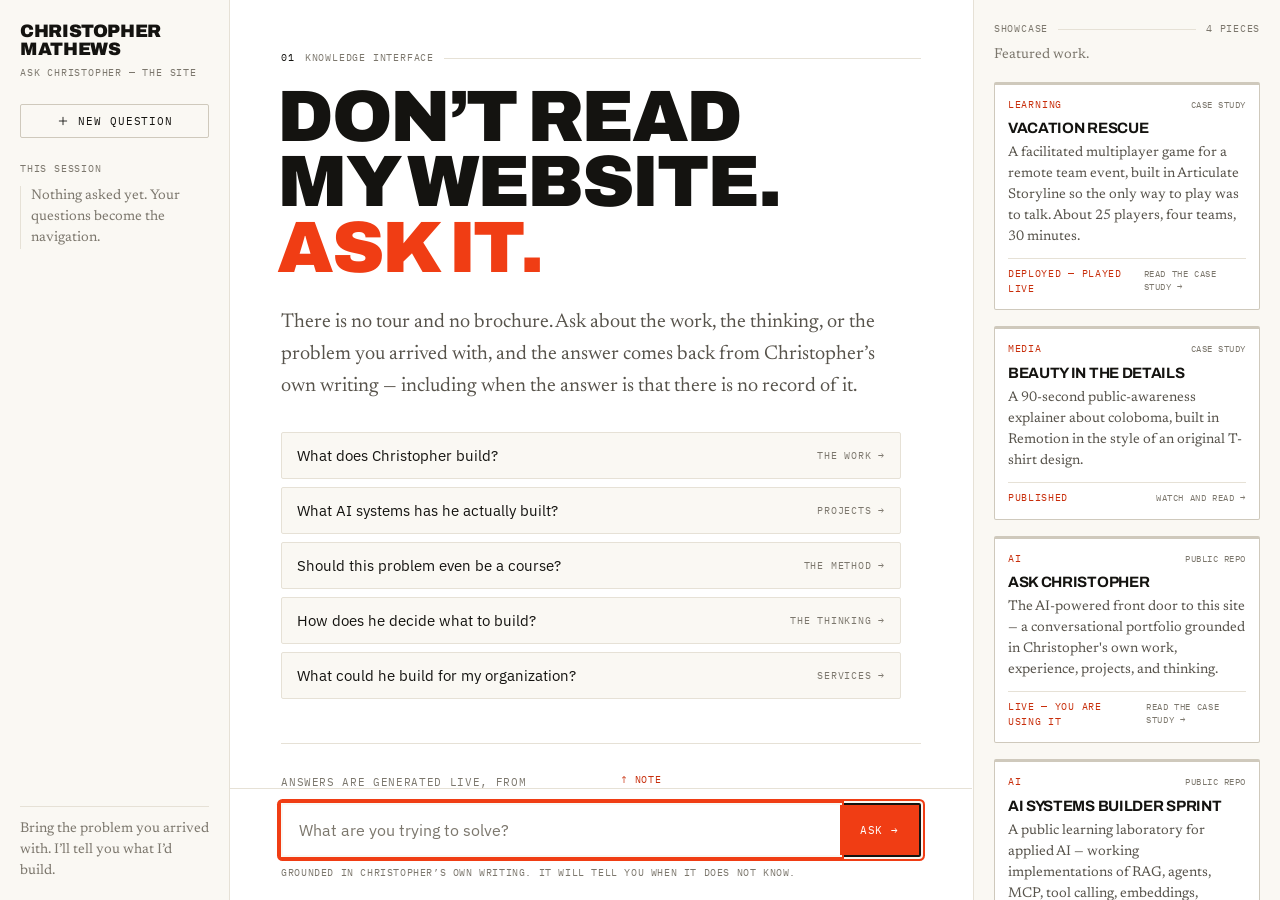
<file: web/index.html>
<!doctype html>
<!--
  Ask Christopher - production frontend, v2.

  v2 rebuilds the page against design_handoff_ask_christopher/, which specifies
  a persistent three-column shell wrapping five views. This batch builds the
  shell plus two of those views - arrival and the conversation thread - and
  stops there. "All the work", the opened-piece artifact view and "Start a
  project" are deliberately absent, so nothing in this file links to them.

  Six deliberate departures from the handoff, each because shipping the design
  as drawn would state something untrue:

  1. Almost no portfolio content. Every one of the prototype's 16 works, every
     metric and every case-study body is placeholder written by the designer.
     As of v3 the showcase holds the two pieces knowledge/projects.md records
     as Status: Active with Evidence: Public repository - the only two a
     visitor can independently verify, since projects.md also records that the
     other five repositories contain nothing but a copy of the profile README.
     The records live in app.js; the cards carry no media, because there is no
     imagery. See the handoff README, "Content status".

  2. No AES voice-shift banner. The design calls it "a real behaviour", but
     nothing in prompts/ instructs a first-person-to-we shift, so the banner
     would assert a voice change that does not happen.

  3. No stats row, records table, offer panel, facet chips or follow-ups.
     POST /api/ask returns {reply: string}. Those blocks need structured
     fields the backend does not produce, and populating them here would mean
     inventing them. The backend contract is untouched by this batch.

     The showcase is promoted by deterministic string matching in app.js
     against the question and the answer - not by structured model output, and
     not by inferring records from prose. It reorders and highlights existing
     records; it never creates one.

  4. No source or provenance claim. Carried forward from v1: the corpus is
     injected whole rather than retrieved, so there is nothing to cite per
     answer.

  5. The usage-limit copy does not say "session limit - 20 of 20". The real
     gate (src/ask_christopher/usage.py) is a ceiling for the whole site per
     UTC day, not an allowance per visitor. Telling a visitor they used their
     twenty would be false in both the number and the subject.

  6. "Or just read" is replaced by "Or ask". The design's block links to
     About Christopher, AES services and All the work - three destinations
     this batch does not build. Rather than link to 404s or fake the views,
     the slot holds the suggested questions.

  Kept verbatim from the design system: styles.css, tokens/, data-mode="ask".
  Kept from the handoff: the shell proportions, the provocation, the
  Annotation, the cqi type scale, the motion durations, radius 2px.

  Pure ASCII by choice. Typography uses HTML entities so the bytes survive a
  cPanel File Manager upload unchanged and sha256 verification is meaningful.
-->
<html lang="en">
<head>
  <meta charset="utf-8">
  <meta name="viewport" content="width=device-width, initial-scale=1">
  <title>Ask Christopher &mdash; Christopher Mathews</title>
  <meta name="description" content="Don't read my website. Ask it. A conversational front door to Christopher Mathews' work, answering from his own writing.">
  <link rel="stylesheet" href="styles.css">
  <link rel="stylesheet" href="app.css">
</head>
<!-- data-api is where the Passenger app is mounted in cPanel. This page is a
     static file; the API is a separate mount. Change it here, not in app.js. -->
<body data-mode="ask" data-api="/api">

  <div class="shell">

    <!-- ============================================ left column: session -->
    <nav class="rail" aria-label="Session and navigation">

      <a class="wordmark" href="#" id="reset">
        <span class="wordmark__name">Christopher<br>Mathews</span>
        <span class="wordmark__sub">Ask Christopher &mdash; the site</span>
      </a>

      <button class="btn btn--outline btn--full" id="newq" type="button">
        <svg class="btn__icon" width="14" height="14" viewBox="0 0 24 24" fill="none"
             stroke="currentColor" stroke-width="1.5" aria-hidden="true">
          <path d="M12 5v14M5 12h14"/>
        </svg>
        New question
      </button>

      <section class="rail__block">
        <p class="metalabel">This session</p>
        <p class="rail__empty" id="session-empty">Nothing asked yet. Your questions become the navigation.</p>
        <ol class="sessionlist" id="sessionlist"></ol>
      </section>

      <!-- Stands in for the handoff's "Or just read" block until the artifact
           and index views exist. Same slot, same weight, no dead links. -->
      <section class="rail__block" id="railsuggested" hidden>
        <p class="metalabel">Or ask</p>
        <ul class="raillist" id="raillist"></ul>
      </section>

      <div class="rail__foot">
        <p class="rail__note">Bring the problem you arrived with. I&rsquo;ll tell you what I&rsquo;d build.</p>
      </div>
    </nav>

    <!-- =========================================== centre column: primary -->
    <main class="centre">

      <div class="centre__scroll" id="scroll">

        <!-- ------------------------------------------------- view: arrival -->
        <section class="arrival rise" id="arrival">
          <p class="metalabel metalabel--ruled">
            <span class="metalabel__n">01</span>
            <span class="metalabel__t">Knowledge interface</span>
          </p>

          <h1 class="provocation">
            Don&rsquo;t read<br>my website.<br><span class="provocation__signal">Ask it.</span>
          </h1>

          <p class="standfirst">
            There is no tour and no brochure. Ask about the work, the thinking,
            or the problem you arrived with, and the answer comes back from
            Christopher&rsquo;s own writing &mdash; including when the answer is
            that there is no record of it.
          </p>

          <div class="suggested" id="suggested"></div>

          <div class="arrival__foot">
            <p class="arrival__facts">
              Answers are generated live, from written material.<br>
              It declines what it has no record of.
            </p>
            <aside class="annotation">
              <span class="annotation__marker">&uarr; Note</span>
              This is one of the systems I build. You are evaluating the work by
              using it.
            </aside>
          </div>
        </section>

        <!-- -------------------------------------------------- view: thread -->
        <div class="thread" id="thread"></div>
      </div>

      <!-- Sibling of the scroll region, never inside it, so it never scrolls
           away. Handoff, "Layout - the three-column shell". -->
      <div class="askbar">
        <div class="askbar__inner" id="askbar-live">
          <form class="askform" id="form" autocomplete="off">
            <label class="visually-hidden" for="q">Your question</label>
            <input class="askform__input" id="q" name="q" type="text"
                   placeholder="What are you trying to solve?"
                   maxlength="1000" required>
            <button class="askform__send" id="send" type="submit">
              Ask <span aria-hidden="true">&rarr;</span>
            </button>
          </form>
          <p class="askbar__hint" id="hint">
            Grounded in Christopher&rsquo;s own writing. It will tell you when it
            does not know.
          </p>
        </div>

        <!-- Swapped in when the site's daily cap is reached. No numbers: the
             cap is site-wide and per UTC day, not a per-visitor allowance. -->
        <div class="askbar__locked" id="askbar-locked" hidden>
          <span class="askbar__lockedtext">
            Asking is paused for today. It opens again tomorrow.
          </span>
        </div>
      </div>
    </main>

    <!-- ========================================= right column: showcase -->
    <aside class="showcase" aria-label="Showcase">
      <div class="showcase__head">
        <p class="metalabel metalabel--ruled">
          <span class="metalabel__t">Showcase</span>
        </p>
        <span class="showcase__count" id="showcase-count"></span>
      </div>

      <p class="showcase__sub" id="showcase-sub">Nothing in here yet.</p>

      <!-- Cards render here once work records exist. Empty by design in this
           batch - see departure 1 in the head comment. -->
      <div class="showcase__cards" id="showcase-cards"></div>

      <div class="showcase__idle" id="showcase-idle">
        <p>Ask a question and the answer comes back in the conversation.</p>
        <p>As the work gets written up, the pieces a question touches will
           surface here.</p>
      </div>
    </aside>

  </div>

  <script src="app.js"></script>
</body>
</html>
</file>
<file: web/styles.css>
@import url("tokens/fonts.css");
@import url("tokens/colors.css");
@import url("tokens/typography.css");
@import url("tokens/spacing.css");
@import url("tokens/borders.css");
@import url("tokens/motion.css");
@import url("tokens/modes.css");
@import url("tokens/base.css");
</file>
<file: web/app.css>
/* Ask Christopher - layout and components, v2.
 *
 * Transcribed from design_handoff_ask_christopher/ChristopherMathews.dc.html,
 * which expresses every value as an inline style against a CSS variable. The
 * values here are the handoff's values; only the delivery mechanism changed,
 * so the page renders its own layout with no JavaScript.
 *
 * Every colour, radius, shadow and duration is a design-system token. No
 * hard-coded hexes except #fff on the signal button, which the handoff
 * specifies literally.
 *
 * Two structural rules from the handoff are load-bearing rather than
 * decorative, and both are marked where they appear:
 *   - container-type on .centre, because all display type is sized in cqi
 *     against that column rather than the viewport
 *   - flex-shrink: 0 on any child of an overflow-hidden flex column
 */

/* ------------------------------------------------------------------ reset */

* { box-sizing: border-box; }

html, body {
  margin: 0;
  background: var(--paper-000);
  color: var(--text-primary);
}

/* Every element this page toggles carries a class that sets `display`, and a
 * class beats the [hidden] attribute on specificity - so without this rule
 * `hidden` silently does nothing and the locked ask bar, the rail's question
 * list and the showcase empty state all render at once. Found by rendering
 * the page, not by reading it. */
[hidden] { display: none !important; }

.visually-hidden {
  position: absolute;
  width: 1px; height: 1px;
  margin: -1px; padding: 0;
  overflow: hidden; clip: rect(0 0 0 0);
  white-space: nowrap; border: 0;
}

/* ----------------------------------------------------------------- motion */

@keyframes rise {
  from { opacity: 0; transform: translateY(8px); }
  to   { opacity: 1; transform: none; }
}
@keyframes pulse {
  0%, 100% { opacity: .25; }
  50%      { opacity: 1; }
}

.rise { animation: rise 190ms cubic-bezier(.16, 1, .3, 1) both; }

/* Scrollbars, kept quiet. WebKit only; other engines get their default. */
.scrolls::-webkit-scrollbar { width: 8px; }
.scrolls::-webkit-scrollbar-thumb { background: var(--border-default); }

/* ------------------------------------------------------------------ shell */

.shell {
  display: grid;
  grid-template-columns: clamp(180px, 18vw, 264px) minmax(0, 1fr) clamp(236px, 24vw, 348px);
  height: 100vh;
  height: 100dvh;   /* dvh second, so old engines keep the vh value */
  overflow: hidden;
  background: var(--paper-000);
}

/* ------------------------------------------------------- left column: rail */

.rail {
  border-right: var(--border-width-hairline) solid var(--border-hairline);
  background: var(--paper-050);
  padding: 22px 20px 18px;
  display: flex;
  flex-direction: column;
  gap: 24px;
  overflow: auto;
}

.wordmark { text-decoration: none; color: inherit; display: block; }
.wordmark:hover { text-decoration: none; }

.wordmark__name {
  display: block;
  font-family: var(--font-display);
  font-weight: var(--weight-black);
  text-transform: uppercase;
  font-size: 18px;
  letter-spacing: -.02em;
  line-height: 1.02;
  color: var(--text-primary);
}

.wordmark__sub {
  display: block;
  font-family: var(--font-mono);
  font-size: 10px;
  letter-spacing: var(--tracking-mono-label);
  text-transform: uppercase;
  color: var(--text-muted);
  margin-top: 7px;
}

.rail__block { display: flex; flex-direction: column; gap: 9px; }

.rail__empty {
  font-family: var(--font-body);
  font-size: 14px;
  line-height: 1.5;
  color: var(--text-muted);
  border-left: var(--border-width-hairline) solid var(--border-hairline);
  padding-left: 10px;
}

.rail__foot { margin-top: auto; }

.rail__note {
  font-family: var(--font-body);
  font-size: 14px;
  line-height: 1.5;
  color: var(--text-muted);
  border-top: var(--border-width-hairline) solid var(--border-hairline);
  padding-top: 12px;
}

/* Session list. Rows are the navigation: one per answered question, plus the
 * one in flight. The handoff nests opened pieces beneath their question; that
 * nesting arrives with the artifact view, not in this batch. */

.sessionlist { list-style: none; margin: 0; padding: 0; display: flex; flex-direction: column; gap: 9px; }

.sessionlist__row {
  display: block;
  width: 100%;
  text-align: left;
  background: none;
  border: 0;
  border-left: var(--border-width-strong) solid var(--border-hairline);
  border-radius: 0;
  padding: 0 0 0 10px;
  font-family: var(--font-ui);
  font-size: 13px;
  line-height: 1.35;
  color: var(--text-secondary);
  cursor: pointer;
  transition: var(--transition-ui);
}
.sessionlist__row:hover { color: var(--text-primary); }
.sessionlist__row--current { border-left-color: var(--signal-500); color: var(--text-primary); }
.sessionlist__row--pending { color: var(--text-muted); border-left-color: var(--signal-500); }

.raillist { list-style: none; margin: 0; padding: 0; display: flex; flex-direction: column; gap: 9px; }

.raillist__row {
  display: block;
  width: 100%;
  text-align: left;
  background: none;
  border: 0;
  border-bottom: var(--border-width-hairline) solid var(--border-default);
  border-radius: 0;
  padding: 0 0 7px;
  font-family: var(--font-ui);
  font-size: 13px;
  line-height: 1.35;
  color: var(--text-primary);
  cursor: pointer;
  transition: var(--transition-ui);
}
.raillist__row:hover { color: var(--text-link); border-bottom-color: var(--border-signal); }

/* ---------------------------------------------------------------- buttons */

.btn {
  display: inline-flex;
  align-items: center;
  justify-content: center;
  gap: 8px;
  min-height: 34px;
  padding: 0 14px;
  border-radius: var(--radius-sm);
  font-family: var(--font-mono);
  font-size: 11px;
  letter-spacing: var(--tracking-mono-label);
  text-transform: uppercase;
  cursor: pointer;
  transition: background 130ms cubic-bezier(.2, 0, 0, 1), color 130ms cubic-bezier(.2, 0, 0, 1);
}
.btn:active { transform: translateY(1px); }
.btn--full { width: 100%; }
.btn__icon { flex-shrink: 0; }

.btn--outline {
  background: transparent;
  border: var(--border-width-hairline) solid var(--border-default);
  color: var(--text-primary);
}
.btn--outline:hover { background: var(--paper-100); }

/* ------------------------------------------------------- centre column ---- */

.centre {
  display: flex;
  flex-direction: column;
  overflow: hidden;
  background: var(--paper-000);
  min-width: 0;
  /* LOAD-BEARING. Every cqi length below resolves against this column, which
   * is why display type tracks the column and not the viewport. Removing this
   * silently reverts the whole type scale to its clamp minimum. */
  container-type: inline-size;
}

.centre__scroll { flex: 1; overflow: auto; }

/* ------------------------------------------------------------ view: arrival */

.arrival {
  padding: clamp(28px, 4vw, 64px) clamp(24px, 4vw, 64px) 24px;
  max-width: 780px;
}

.metalabel {
  font-family: var(--font-mono);
  font-size: 10px;
  letter-spacing: var(--tracking-mono-label);
  text-transform: uppercase;
  color: var(--text-muted);
  margin: 0;
}

/* The MetaLabel device: optional number, label, then a hairline taking the
 * remaining width. The most-used element in the design. */
.metalabel--ruled { display: flex; align-items: center; gap: 10px; }
.metalabel--ruled::after {
  content: "";
  flex: 1;
  height: var(--border-width-hairline);
  background: var(--border-hairline);
}
.metalabel__n { color: var(--text-primary); }
.metalabel--signal .metalabel__t,
.metalabel--signal .metalabel__n { color: var(--text-signal); }

.provocation {
  font-family: var(--font-display);
  font-weight: var(--weight-black);
  text-transform: uppercase;
  font-size: clamp(34px, 9.8cqi, 76px);
  line-height: .9;
  letter-spacing: -.035em;
  overflow-wrap: break-word;
  margin: 18px 0 0 -4px;   /* optical hang */
}
.provocation__signal { color: var(--signal-500); }

.standfirst {
  font-family: var(--font-body);
  font-size: 20px;
  line-height: 1.6;
  color: var(--text-secondary);
  max-width: 54ch;
  margin: 26px 0 30px;
}

.suggested { display: flex; flex-direction: column; gap: 8px; max-width: 620px; }

.suggested__item {
  display: flex;
  justify-content: space-between;
  align-items: center;
  gap: 16px;
  text-align: left;
  cursor: pointer;
  background: var(--paper-050);
  border: var(--border-width-hairline) solid var(--border-hairline);
  border-radius: var(--radius-sm);
  padding: 13px 15px;
  font-family: var(--font-ui);
  font-size: 15px;
  color: var(--text-primary);
  transition: background 130ms cubic-bezier(.2, 0, 0, 1);
}
.suggested__item:hover { background: var(--paper-100); }

.suggested__kind {
  font-family: var(--font-mono);
  font-size: 10px;
  letter-spacing: var(--tracking-mono-label);
  text-transform: uppercase;
  color: var(--text-muted);
  white-space: nowrap;
}

.arrival__foot {
  display: grid;
  grid-template-columns: repeat(auto-fit, minmax(230px, 1fr));
  gap: 40px;
  margin-top: 44px;
  padding-top: 28px;
  border-top: var(--border-width-hairline) solid var(--border-hairline);
  align-items: start;
}

.arrival__facts {
  font-family: var(--font-mono);
  font-size: 11px;
  letter-spacing: .06em;
  text-transform: uppercase;
  color: var(--text-muted);
  line-height: 1.9;
  margin: 0;
}

.annotation {
  font-family: var(--font-body);
  font-size: 15px;
  line-height: 1.55;
  color: var(--text-secondary);
}
.annotation__marker {
  display: block;
  font-family: var(--font-mono);
  font-size: 10px;
  letter-spacing: .07em;
  text-transform: uppercase;
  color: var(--text-signal);
  margin-bottom: 7px;
}

/* ------------------------------------------------------------- view: thread */

.thread { padding: 40px clamp(24px, 4vw, 64px) 8px; max-width: 780px; }
.thread:empty { display: none; }

.turn { margin-bottom: 44px; }
.turn:last-child { margin-bottom: 16px; }

/* Question restated, with the mono index. */
.turn__ask {
  display: flex;
  gap: 14px;
  align-items: baseline;
  border-left: var(--border-width-rule) solid var(--ink-900);
  padding-left: 16px;
  margin-bottom: 22px;
}
.turn__num {
  font-family: var(--font-mono);
  font-size: 10px;
  letter-spacing: var(--tracking-mono-label);
  text-transform: uppercase;
  color: var(--text-muted);
  padding-top: 5px;
  white-space: nowrap;
}
.turn__q {
  font-family: var(--font-display);
  font-weight: var(--weight-bold);
  text-transform: uppercase;
  font-size: clamp(19px, 3.5cqi, 27px);
  letter-spacing: -.025em;
  line-height: 1.08;
  overflow-wrap: break-word;
  margin: 0;
}

/* In flight: the rule turns signal and the heading goes muted, so a pending
 * question is visibly a question rather than an answer. */
.turn--pending .turn__ask { border-left-color: var(--signal-500); }
.turn--pending .turn__q { color: var(--text-muted); }

/* A failed attempt is shown but is not a turn: it takes no turn number, no
 * session row, and the next question removes it. The muted rule says so
 * visually - this block is not part of the conversation's record. */
.turn--failed .turn__ask { border-left-color: var(--border-default); }
.turn--failed .turn__q { color: var(--text-muted); }

.turn__body { font-family: var(--font-body); font-size: 19px; line-height: 1.6; color: var(--text-primary); }
.turn__body p { margin: 0 0 18px; max-width: 62ch; }
.turn__body > :last-child { margin-bottom: 0; }

/* Rendered Markdown subset. Nothing here changes the model's words - only the
 * rhythm they are read at. Paragraph spacing went 16 -> 18px so a long answer
 * has somewhere for the eye to rest; measure and size are unchanged. No drop
 * caps, no rules between paragraphs, no emphasis on the opening line: those
 * move where attention lands, which is close enough to editing the answer. */

/* Newsreader is loaded 300-700 with a real italic axis, so both of these are
 * genuine faces rather than synthesised by the browser. */
.turn__body strong { font-weight: var(--weight-semibold); }
.turn__body em { font-style: italic; }

.turn__body ul,
.turn__body ol {
  margin: 0 0 18px;
  padding-left: 1.15em;
  max-width: 62ch;
}
.turn__body li { line-height: 1.55; }
.turn__body li + li { margin-top: 8px; }
.turn__body li::marker { color: var(--text-muted); }

/* A list directly under its lead-in sentence reads as one thought, so the gap
 * above it is tighter than the gap between paragraphs. */
.turn__body p + ul,
.turn__body p + ol { margin-top: -6px; }

/* Links inherit the design system's signal colour and underline from base.css.
 * Only the wrap behaviour is added, because a long URL as link text would
 * otherwise push past the measure. */
.turn__body a { overflow-wrap: anywhere; }

/* ------------------------------------------------------------ loading state
 *
 * The handoff tuned this for a 950ms prototype delay. Real latency is
 * multi-second and unstreamed - Passenger buffers text/event-stream on shared
 * hosting - so three pulsing dots alone would read as a hang. The label
 * advances through named stages and starts reporting elapsed seconds once the
 * wait is long enough to need evidence of progress. app.js drives the text;
 * the dots are only a liveness cue. */

.wait {
  display: flex;
  align-items: center;
  gap: 8px;
  font-family: var(--font-mono);
  font-size: 11px;
  letter-spacing: var(--tracking-mono-label);
  text-transform: uppercase;
  color: var(--text-muted);
  min-height: 16px;
}
.wait__dot { animation: pulse 900ms linear infinite; }
.wait__dot:nth-of-type(2) { animation-delay: 150ms; }
.wait__dot:nth-of-type(3) { animation-delay: 300ms; }

.skeleton { display: grid; gap: 10px; margin-top: 20px; max-width: 62ch; }
.skeleton span { height: 13px; background: var(--paper-100); border-radius: var(--radius-sm); display: block; }
.skeleton span:nth-child(2) { width: 92%; }
.skeleton span:nth-child(3) { width: 64%; }

/* -------------------------------------------------------------- callouts */

.callout {
  border: var(--border-width-hairline) solid var(--border-default);
  border-left: var(--border-width-rule) solid var(--status-danger);
  border-radius: var(--radius-sm);
  background: var(--paper-050);
  padding: 18px 20px;
  max-width: 640px;
}
.callout__title {
  font-family: var(--font-display);
  font-weight: var(--weight-bold);
  text-transform: uppercase;
  font-size: 17px;
  letter-spacing: -.02em;
  line-height: 1.15;
  margin: 0 0 8px;
}
.callout__body { font-family: var(--font-body); font-size: 17px; line-height: 1.55; color: var(--text-secondary); margin: 0; }
.callout__actions { display: flex; gap: 10px; flex-wrap: wrap; margin-top: 14px; }

/* The daily-cap panel. Deliberately carries no count: the gate is a ceiling
 * for the whole site per UTC day, so "20 of 20" would be wrong twice. */
.limit {
  border: var(--border-width-hairline) solid var(--border-default);
  border-top: var(--border-width-rule) solid var(--signal-500);
  border-radius: var(--radius-sm);
  padding: 24px;
  max-width: 640px;
}
.limit__title {
  font-family: var(--font-display);
  font-weight: var(--weight-black);
  text-transform: uppercase;
  font-size: clamp(21px, 3.9cqi, 30px);
  letter-spacing: -.03em;
  line-height: 1.05;
  margin: 12px 0;
}
.limit__body { font-family: var(--font-body); font-size: 17px; line-height: 1.6; color: var(--text-secondary); margin: 0; max-width: 52ch; }

/* -------------------------------------------------------------- ask bar --
 * Sibling of the scroll region, so it never scrolls away. */

.askbar {
  border-top: var(--border-width-hairline) solid var(--border-hairline);
  padding: 14px clamp(24px, 4vw, 64px) 20px;
  background: var(--paper-000);
  flex-shrink: 0;
}

.askbar__inner { max-width: 780px; }

.askform {
  display: flex;
  border: var(--border-width-strong) solid var(--ink-900);
  border-radius: var(--radius-sm);
  background: var(--paper-000);
}
.askform:focus-within { box-shadow: var(--shadow-focus); }

.askform__input {
  flex: 1;
  min-width: 0;
  border: none;
  outline: none;
  background: transparent;
  padding: 15px 16px;
  font-family: var(--font-ui);
  font-size: 16px;
  color: var(--text-primary);
}
.askform__input::placeholder { color: var(--text-muted); }
.askform__input:disabled { color: var(--text-muted); }

.askform__send {
  flex-shrink: 0;
  border: none;
  background: var(--signal-500);
  color: #fff;
  padding: 0 20px;
  cursor: pointer;
  display: flex;
  align-items: center;
  gap: 8px;
  font-family: var(--font-mono);
  font-size: 11px;
  letter-spacing: var(--tracking-mono-label);
  text-transform: uppercase;
  transition: background 130ms cubic-bezier(.2, 0, 0, 1);
}
.askform__send:hover:not(:disabled) { background: var(--signal-600); }
.askform__send:disabled { opacity: .45; cursor: not-allowed; }

.askbar__hint {
  margin: 9px 0 0;
  font-family: var(--font-mono);
  font-size: 10px;
  letter-spacing: .06em;
  text-transform: uppercase;
  color: var(--text-muted);
}
.askbar__hint--warn { color: var(--status-warning); }

.askbar__locked {
  max-width: 780px;
  display: flex;
  justify-content: space-between;
  align-items: center;
  gap: 20px;
  border: var(--border-width-hairline) solid var(--border-default);
  border-left: var(--border-width-rule) solid var(--signal-500);
  border-radius: var(--radius-sm);
  padding: 14px 16px;
  background: var(--paper-050);
}
.askbar__lockedtext { font-family: var(--font-ui); font-size: 14px; color: var(--text-secondary); }

/* ------------------------------------------------- right column: showcase */

.showcase {
  border-left: var(--border-width-hairline) solid var(--border-hairline);
  background: var(--paper-050);
  padding: 22px 20px;
  overflow: auto;
  display: flex;
  flex-direction: column;
  gap: 16px;
}

.showcase__head { display: flex; justify-content: space-between; align-items: baseline; gap: 10px; flex-shrink: 0; }
.showcase__head .metalabel--ruled { flex: 1; }

.showcase__count {
  font-family: var(--font-mono);
  font-size: 10px;
  letter-spacing: .07em;
  text-transform: uppercase;
  color: var(--text-muted);
  white-space: nowrap;
}

.showcase__sub {
  font-family: var(--font-body);
  font-size: 14px;
  line-height: 1.5;
  color: var(--text-muted);
  margin: -8px 0 0;
  flex-shrink: 0;
}

.showcase__cards { display: flex; flex-direction: column; gap: 16px; }
.showcase__cards:empty { display: none; }

/* The empty state. An invitation and a one-line "what is in here" - never
 * statistics, per the handoff's explicit correction.
 *
 * Not pinned to the bottom with margin-top:auto. The handoff pins the rail's
 * *footer note*, which sits below a column of cards; pinning the empty state
 * instead leaves a tall gap that reads as a failed load rather than an empty
 * rail. It sits under the sub-line, where a first card would go. */
.showcase__idle {
  border-top: var(--border-width-hairline) solid var(--border-hairline);
  padding-top: 14px;
  flex-shrink: 0;
}
.showcase__idle p {
  font-family: var(--font-body);
  font-size: 14px;
  line-height: 1.55;
  color: var(--text-muted);
}
.showcase__idle p + p { margin-top: 10px; }

/* Card styling for the rail.
 *
 * The handoff's card leads with a media frame. Neither record has imagery, and
 * two grey drop targets would trade one unfinished signal for another - so the
 * media area is absent rather than empty, and the card is type only. The frame,
 * its aspect ratio and the project numeral come back as a data change when
 * screenshots exist; they are deliberately not carried here as dead rules.
 *
 * It is an <a> to a real repository, so the browser supplies middle-click,
 * open-in-new-tab and a status-bar preview for free.
 *
 * FLEX-SHRINK IS LOAD-BEARING: without it the rail's flex column crushes cards
 * to a few pixels. The handoff reports this as an observed bug. */
.showcard {
  text-align: left;
  cursor: pointer;
  background: var(--paper-000);
  border: var(--border-width-hairline) solid var(--border-default);
  border-top: var(--border-width-rule) solid var(--border-default);
  border-radius: var(--radius-sm);
  padding: 0;
  display: block;
  width: 100%;
  overflow: hidden;
  flex-shrink: 0;
  text-decoration: none;
  color: inherit;
  transition: box-shadow 130ms cubic-bezier(.2, 0, 0, 1), transform 130ms cubic-bezier(.2, 0, 0, 1),
              border-color 130ms cubic-bezier(.2, 0, 0, 1);
}
.showcard:hover {
  box-shadow: var(--shadow-lift);
  transform: translateY(-2px);
  text-decoration: none;
  color: inherit;
}

/* Promoted because the visitor's question or the answer named it. The signal
 * rule is the same device the design uses for the current turn - it marks
 * relevance, and claims nothing about the answer having cited it. */
.showcard--live { border-color: var(--signal-500); }

.showcard__body { display: block; padding: 13px; }
.showcard__meta { display: flex; justify-content: space-between; align-items: baseline; gap: 8px; }
.showcard__cat { font-family: var(--font-mono); font-size: 10px; letter-spacing: var(--tracking-mono-label); text-transform: uppercase; color: var(--text-signal); }
.showcard__ref { font-family: var(--font-mono); font-size: 9px; letter-spacing: .06em; text-transform: uppercase; color: var(--text-muted); }
.showcard__title {
  display: block;
  font-family: var(--font-display);
  font-weight: var(--weight-bold);
  text-transform: uppercase;
  font-size: 15px;
  letter-spacing: -.02em;
  line-height: 1.15;
  color: var(--text-primary);
  margin-top: 8px;
}
.showcard__blurb { display: block; font-family: var(--font-body); font-size: 14px; line-height: 1.5; color: var(--text-secondary); margin-top: 6px; }
.showcard__foot {
  display: flex;
  justify-content: space-between;
  align-items: baseline;
  gap: 8px;
  border-top: var(--border-width-hairline) solid var(--border-hairline);
  margin-top: 10px;
  padding-top: 8px;
}
.showcard__result { font-family: var(--font-mono); font-size: 10px; letter-spacing: .07em; text-transform: uppercase; color: var(--text-signal); }
.showcard__open { font-family: var(--font-mono); font-size: 9px; letter-spacing: .07em; text-transform: uppercase; color: var(--text-muted); }

/* =========================================================================
   Responsive
   =========================================================================
   Desktop is the designed target and the only state the handoff approves.
   Below 900px it declares mobile undesigned and out of scope - but the site
   is live and the frontend it replaces collapsed to one column at 860px, so
   shipping a desktop-only shell would be a regression on real traffic.
   What follows keeps the page usable below 900px without inventing the
   mobile design: same content, same order, no new components, no drawer and
   no accordion. Get mobile signed off before building those.            */

/* 900-1080px: still three columns. The clamps narrow the rails and the cqi
   type follows the centre column, exactly as the handoff describes. No rule
   needed - it is recorded here so the absence reads as deliberate. */

@media (max-width: 900px) {
  /* Out of the viewport-height grid and into normal document flow, so the
     three columns stack and the page scrolls as one. */
  .shell {
    grid-template-columns: minmax(0, 1fr);
    height: auto;
    min-height: 100vh;
    min-height: 100dvh;
    overflow: visible;
  }

  .rail {
    border-right: none;
    border-bottom: var(--border-width-hairline) solid var(--border-hairline);
    flex-direction: row;
    flex-wrap: wrap;
    align-items: center;
    gap: 14px 20px;
    padding: 16px 20px;
    overflow: visible;
  }
  .wordmark { flex: 1 1 auto; }
  .btn--full { width: auto; }
  .rail__foot { margin-top: 0; flex: 1 1 100%; }
  .rail__note { border-top: none; padding-top: 0; }

  /* Stacked, a long session list would push the provocation below the fold.
     Bounding its height keeps it usable and keeps the hero visible. Capped
     rather than collapsed on purpose: a drawer is the handoff's unapproved
     mobile design, and a details element is a component nobody signed off. */
  .rail__block { flex: 1 1 100%; }
  .sessionlist, .raillist { max-height: 132px; overflow: auto; }

  .centre { overflow: visible; }
  .centre__scroll { overflow: visible; flex: none; }

  /* Docked rather than pinned to the column: the ask bar stays reachable
     while the page scrolls, which is the one behaviour the handoff's mobile
     notes call non-negotiable. */
  .askbar {
    position: sticky;
    bottom: 0;
    z-index: 2;
    box-shadow: 0 -8px 20px -18px rgba(20, 19, 16, .42);
  }

  .showcase {
    border-left: none;
    border-top: var(--border-width-hairline) solid var(--border-hairline);
    overflow: visible;
  }
  .showcase__idle { margin-top: 0; }

  /* 48px minimum hit targets, from the handoff's mobile rules. */
  .btn, .askform__send, .suggested__item { min-height: 48px; }
  .sessionlist__row, .raillist__row { min-height: 44px; display: flex; align-items: center; }
}

@media (max-width: 620px) {
  .arrival { padding: 24px 20px 20px; }
  .thread  { padding: 28px 20px 8px; }
  .askbar  { padding: 12px 20px 16px; }
  .standfirst { font-size: 18px; }
  .turn__body { font-size: 18px; }
  .turn__body p { max-width: none; }
  /* One column of margin left, so the annotation stops being marginalia and
     becomes a note. Dropping it entirely loses real brand voice. */
  .arrival__foot { gap: 24px; margin-top: 32px; }
  .askform { flex-wrap: wrap; }
  .askform__input { flex: 1 1 100%; }
  .askform__send { flex: 1 1 100%; justify-content: center; padding: 14px 20px; }
}

/* ------------------------------------------------------- reduced motion --
 * Zeroes every animation, per the handoff. The wait label still advances,
 * because it is text rather than animation - which is the point: progress
 * stays legible without movement. */

@media (prefers-reduced-motion: reduce) {
  .rise, .wait__dot { animation: none; }
  .showcard, .btn, .suggested__item, .askform__send { transition: none; }
  .showcard:hover { transform: none; }
  .btn:active { transform: none; }
}
</file>
